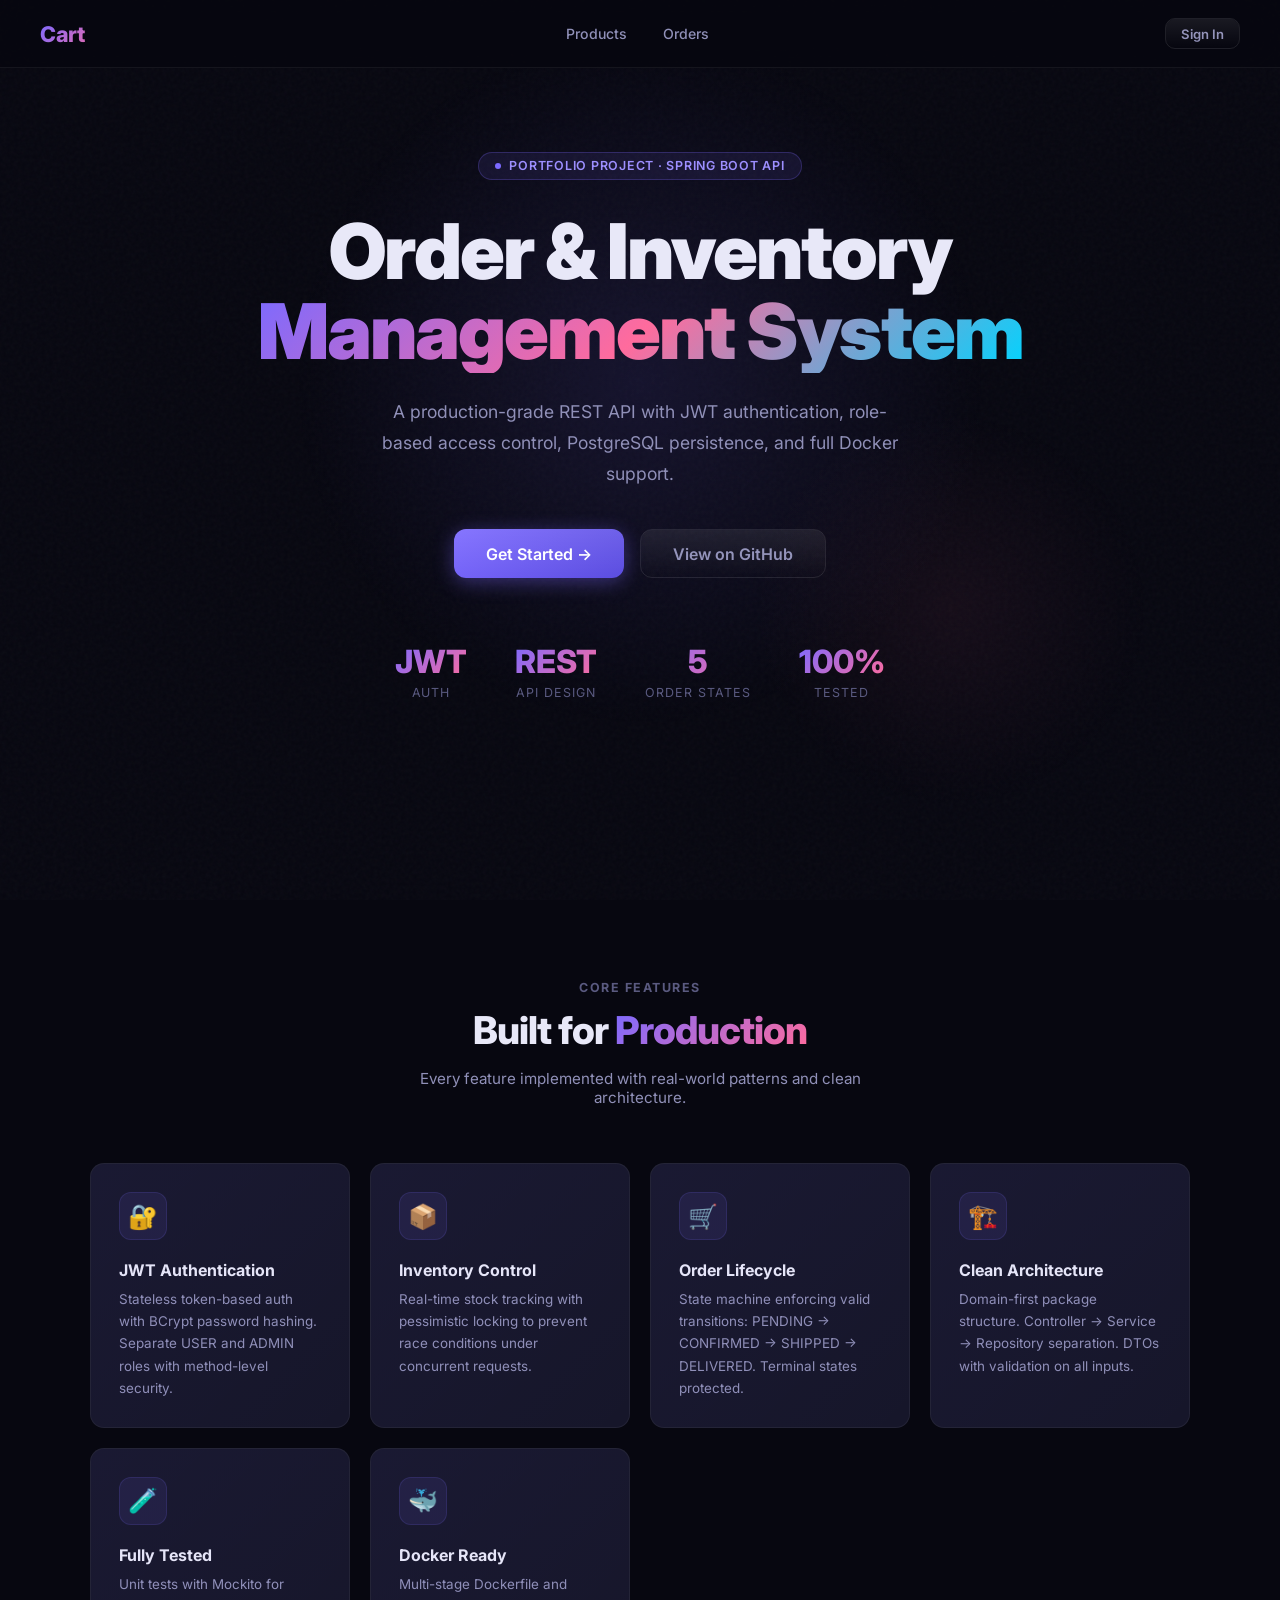
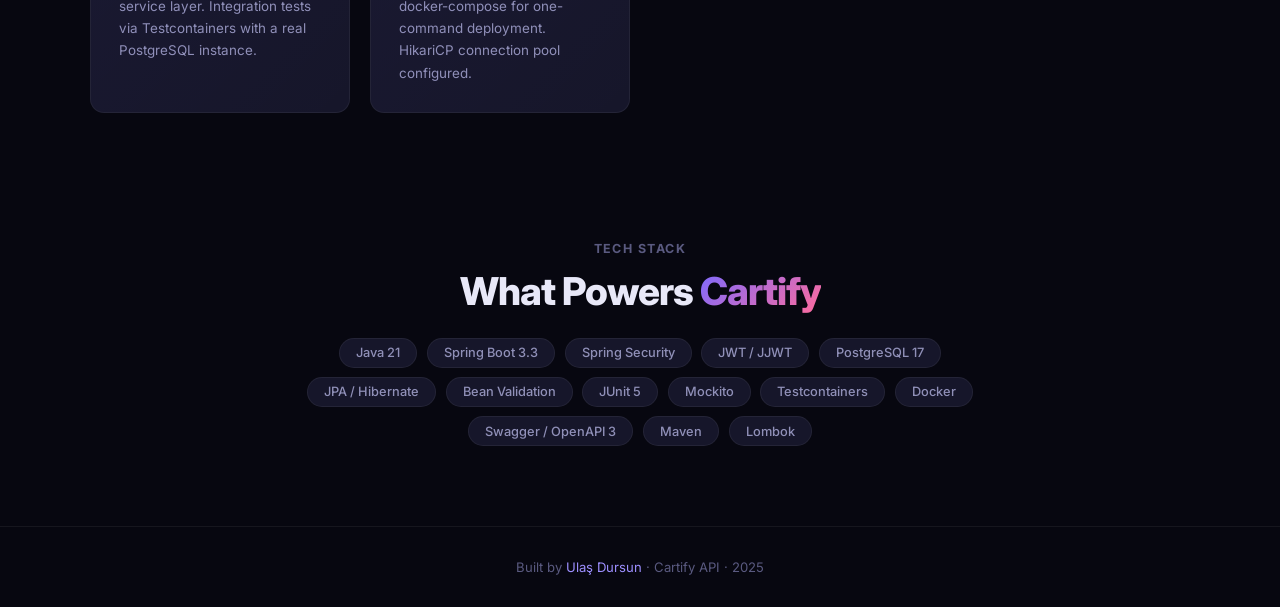
<file: src/main/resources/static/index.html>
<!DOCTYPE html>
<html lang="en">
<head>
    <meta charset="UTF-8"/>
    <meta name="viewport" content="width=device-width,initial-scale=1"/>
    <title>Cartify — Order Management</title>
    <link href="https://fonts.googleapis.com/css2?family=Inter:wght@300;400;500;600;700;800;900&display=swap" rel="stylesheet"/>
    <style>
        *{margin:0;padding:0;box-sizing:border-box}
        :root{
            --bg:#070710;
            --bg2:#0d0d1a;
            --bg3:#121220;
            --card:#16162a;
            --card2:#1c1c32;
            --border:rgba(255,255,255,0.06);
            --border2:rgba(255,255,255,0.1);
            --accent:#7c6aff;
            --accent2:#9d8fff;
            --accent3:#5b4de0;
            --glow:rgba(124,106,255,0.4);
            --pink:#ff6b9d;
            --cyan:#00d4ff;
            --text:#e8e8f8;
            --text2:#9090b8;
            --text3:#5a5a80;
            --r:14px;--r2:10px;
        }
        html{scroll-behavior:smooth}
        body{font-family:'Inter',sans-serif;background:var(--bg);color:var(--text);min-height:100vh;overflow-x:hidden}

        /* NOISE TEXTURE */
        body::before{content:'';position:fixed;inset:0;background-image:url("data:image/svg+xml,%3Csvg viewBox='0 0 256 256' xmlns='http://www.w3.org/2000/svg'%3E%3Cfilter id='n'%3E%3CfeTurbulence type='fractalNoise' baseFrequency='0.9' numOctaves='4' stitchTiles='stitch'/%3E%3C/filter%3E%3Crect width='100%25' height='100%25' filter='url(%23n)' opacity='0.03'/%3E%3C/svg%3E");pointer-events:none;z-index:0}

        /* NAV */
        nav{position:fixed;top:0;left:0;right:0;z-index:100;height:68px;display:flex;align-items:center;justify-content:space-between;padding:0 2.5rem;background:rgba(7,7,16,0.8);backdrop-filter:blur(20px);border-bottom:1px solid var(--border)}
        .brand{font-size:1.35rem;font-weight:800;text-decoration:none;background:linear-gradient(135deg,#7c6aff,#ff6b9d);-webkit-background-clip:text;-webkit-text-fill-color:transparent;letter-spacing:-0.5px}
        .brand span{opacity:0.6}
        .nav-mid{display:flex;gap:0.25rem}
        .nav-mid a{color:var(--text2);text-decoration:none;padding:0.45rem 1rem;border-radius:8px;font-size:0.88rem;font-weight:500;transition:all 0.2s}
        .nav-mid a:hover{color:var(--text);background:rgba(255,255,255,0.05)}
        .nav-right{display:flex;align-items:center;gap:0.75rem}
        #nav-user{font-size:0.8rem;color:var(--text2);background:var(--card);border:1px solid var(--border);padding:0.3rem 0.85rem;border-radius:20px;display:none}

        /* BUTTONS */
        .btn{display:inline-flex;align-items:center;justify-content:center;gap:0.4rem;padding:0.6rem 1.3rem;border-radius:var(--r2);font-family:'Inter',sans-serif;font-size:0.875rem;font-weight:600;cursor:pointer;border:none;transition:all 0.2s;text-decoration:none;position:relative;overflow:hidden}
        .btn::after{content:'';position:absolute;inset:0;background:linear-gradient(rgba(255,255,255,0.08),transparent);pointer-events:none}
        .btn-primary{background:linear-gradient(135deg,var(--accent),var(--accent3));color:#fff;box-shadow:0 4px 20px var(--glow)}
        .btn-primary:hover{transform:translateY(-2px);box-shadow:0 8px 30px var(--glow)}
        .btn-ghost{background:transparent;color:var(--text2);border:1px solid var(--border2)}
        .btn-ghost:hover{color:var(--text);border-color:var(--accent);background:rgba(124,106,255,0.08)}
        .btn-sm{padding:0.4rem 0.95rem;font-size:0.82rem}
        .btn-full{width:100%}
        .btn-danger{background:rgba(239,68,68,0.15);color:#f87171;border:1px solid rgba(239,68,68,0.2)}
        .btn-danger:hover{background:rgba(239,68,68,0.25)}

        /* HERO */
        .hero{min-height:100vh;display:flex;align-items:center;justify-content:center;padding:6rem 2rem 4rem;position:relative;overflow:hidden}
        .hero-glow{position:absolute;width:700px;height:700px;border-radius:50%;background:radial-gradient(circle,rgba(124,106,255,0.12) 0%,transparent 70%);top:50%;left:50%;transform:translate(-50%,-60%);pointer-events:none}
        .hero-glow2{position:absolute;width:400px;height:400px;border-radius:50%;background:radial-gradient(circle,rgba(255,107,157,0.06) 0%,transparent 70%);bottom:10%;right:10%;pointer-events:none}
        .hero-inner{position:relative;z-index:1;text-align:center;max-width:780px}
        .badge{display:inline-flex;align-items:center;gap:0.5rem;background:rgba(124,106,255,0.1);border:1px solid rgba(124,106,255,0.25);color:var(--accent2);padding:0.35rem 1rem;border-radius:20px;font-size:0.78rem;font-weight:600;letter-spacing:0.06em;text-transform:uppercase;margin-bottom:2rem}
        .badge-dot{width:6px;height:6px;border-radius:50%;background:var(--accent);animation:pulse 2s infinite}
        @keyframes pulse{0%,100%{opacity:1;transform:scale(1)}50%{opacity:0.5;transform:scale(0.8)}}
        .hero h1{font-size:clamp(2.8rem,6vw,5rem);font-weight:900;line-height:1.05;letter-spacing:-2px;margin-bottom:1.5rem}
        .hero h1 .line1{display:block;color:var(--text)}
        .hero h1 .line2{display:block;background:linear-gradient(135deg,#7c6aff 0%,#ff6b9d 50%,#00d4ff 100%);-webkit-background-clip:text;-webkit-text-fill-color:transparent}
        .hero p{font-size:1.1rem;color:var(--text2);line-height:1.75;max-width:520px;margin:0 auto 2.5rem;font-weight:400}
        .hero-cta{display:flex;gap:1rem;justify-content:center;flex-wrap:wrap;margin-bottom:4rem}
        .btn-hero{padding:0.85rem 2rem;font-size:1rem;border-radius:12px}

        /* STATS */
        .stats{display:flex;gap:3rem;justify-content:center;flex-wrap:wrap;margin-bottom:5rem}
        .stat{text-align:center}
        .stat-num{font-size:2rem;font-weight:800;background:linear-gradient(135deg,var(--accent),var(--pink));-webkit-background-clip:text;-webkit-text-fill-color:transparent}
        .stat-label{font-size:0.78rem;color:var(--text3);text-transform:uppercase;letter-spacing:0.08em;margin-top:0.25rem}

        /* FEATURES */
        .features-section{padding:5rem 2rem;position:relative}
        .section-label{text-align:center;color:var(--text3);font-size:0.78rem;font-weight:700;letter-spacing:0.12em;text-transform:uppercase;margin-bottom:0.75rem}
        .section-title{text-align:center;font-size:clamp(1.8rem,3vw,2.5rem);font-weight:800;letter-spacing:-1px;margin-bottom:1rem}
        .section-title span{background:linear-gradient(135deg,var(--accent),var(--pink));-webkit-background-clip:text;-webkit-text-fill-color:transparent}
        .section-sub{text-align:center;color:var(--text2);font-size:0.95rem;max-width:500px;margin:0 auto 3.5rem}
        .features-grid{display:grid;grid-template-columns:repeat(auto-fit,minmax(260px,1fr));gap:1.25rem;max-width:1100px;margin:0 auto}
        .feat{background:var(--card);border:1px solid var(--border);border-radius:var(--r);padding:1.75rem;position:relative;overflow:hidden;transition:all 0.3s;cursor:default}
        .feat::before{content:'';position:absolute;inset:0;background:linear-gradient(135deg,rgba(124,106,255,0.04),transparent);pointer-events:none}
        .feat:hover{border-color:rgba(124,106,255,0.3);transform:translateY(-4px);box-shadow:0 20px 60px rgba(0,0,0,0.4)}
        .feat-icon{width:48px;height:48px;border-radius:12px;display:flex;align-items:center;justify-content:center;font-size:1.5rem;margin-bottom:1.25rem;background:rgba(124,106,255,0.1);border:1px solid rgba(124,106,255,0.15)}
        .feat h3{font-size:1rem;font-weight:700;margin-bottom:0.5rem}
        .feat p{font-size:0.84rem;color:var(--text2);line-height:1.65}

        /* STACK */
        .stack-section{padding:3rem 2rem 5rem;text-align:center}
        .tags{display:flex;flex-wrap:wrap;gap:0.6rem;justify-content:center;max-width:700px;margin:0 auto}
        .tag{background:var(--card);border:1px solid var(--border);padding:0.4rem 1rem;border-radius:20px;font-size:0.8rem;font-weight:500;color:var(--text2);transition:all 0.2s}
        .tag:hover{border-color:var(--accent);color:var(--accent);background:rgba(124,106,255,0.06)}

        /* FOOTER */
        footer{border-top:1px solid var(--border);padding:2rem;text-align:center;color:var(--text3);font-size:0.82rem}
        footer a{color:var(--accent2);text-decoration:none}

        /* MODAL */
        .overlay{display:none;position:fixed;inset:0;z-index:200;background:rgba(0,0,0,0.75);backdrop-filter:blur(8px);align-items:center;justify-content:center;padding:1.5rem}
        .overlay.open{display:flex}
        .modal{background:var(--card);border:1px solid var(--border2);border-radius:18px;padding:2.25rem;width:100%;max-width:420px;box-shadow:0 40px 80px rgba(0,0,0,0.6);animation:up 0.3s cubic-bezier(0.34,1.56,0.64,1)}
        @keyframes up{from{opacity:0;transform:translateY(30px) scale(0.96)}to{opacity:1;transform:translateY(0) scale(1)}}
        .modal-head{display:flex;justify-content:space-between;align-items:center;margin-bottom:1.75rem}
        .modal-head h2{font-size:1.3rem;font-weight:800;letter-spacing:-0.5px}
        .close-btn{background:var(--bg3);border:1px solid var(--border);color:var(--text2);width:32px;height:32px;border-radius:8px;display:flex;align-items:center;justify-content:center;cursor:pointer;font-size:0.9rem;transition:all 0.2s}
        .close-btn:hover{color:var(--text);border-color:var(--border2)}
        .tabs{display:flex;background:var(--bg2);border-radius:10px;padding:4px;margin-bottom:1.75rem;gap:4px}
        .tab{flex:1;padding:0.5rem;border:none;background:none;color:var(--text2);font-family:'Inter',sans-serif;font-size:0.875rem;font-weight:600;cursor:pointer;border-radius:7px;transition:all 0.2s}
        .tab.on{background:var(--accent);color:#fff;box-shadow:0 2px 12px var(--glow)}
        .field{margin-bottom:1.1rem}
        .field label{display:block;font-size:0.78rem;font-weight:600;color:var(--text2);letter-spacing:0.04em;text-transform:uppercase;margin-bottom:0.5rem}
        .input{width:100%;padding:0.75rem 1rem;background:var(--bg2);border:1.5px solid var(--border);border-radius:var(--r2);color:var(--text);font-family:'Inter',sans-serif;font-size:0.9rem;transition:all 0.2s;outline:none}
        .input:focus{border-color:var(--accent);background:var(--bg3);box-shadow:0 0 0 4px rgba(124,106,255,0.1)}
        .input::placeholder{color:var(--text3)}
        .err{display:none;background:rgba(239,68,68,0.1);border:1px solid rgba(239,68,68,0.2);color:#fca5a5;padding:0.65rem 0.9rem;border-radius:8px;font-size:0.82rem;margin-bottom:1rem}
        .err.on{display:block}
        .suc{display:none;background:rgba(34,197,94,0.1);border:1px solid rgba(34,197,94,0.2);color:#86efac;padding:0.65rem 0.9rem;border-radius:8px;font-size:0.82rem;margin-bottom:1rem}
        .suc.on{display:block}

        /* TOAST */
        #toasts{position:fixed;bottom:1.5rem;right:1.5rem;z-index:9999;display:flex;flex-direction:column;gap:0.5rem}
        .t{padding:0.8rem 1.2rem;border-radius:10px;font-size:0.85rem;font-weight:500;animation:tin 0.3s ease;min-width:240px;box-shadow:0 8px 30px rgba(0,0,0,0.5)}
        .t-ok{background:#14532d;border:1px solid rgba(34,197,94,0.25);color:#86efac}
        .t-err{background:#7f1d1d;border:1px solid rgba(239,68,68,0.25);color:#fca5a5}
        @keyframes tin{from{opacity:0;transform:translateX(20px)}to{opacity:1;transform:translateX(0)}}

        /* SCROLLBAR */
        ::-webkit-scrollbar{width:5px}::-webkit-scrollbar-track{background:var(--bg)}::-webkit-scrollbar-thumb{background:var(--card2);border-radius:3px}

        @media(max-width:640px){.nav-mid{display:none}.stats{gap:2rem}.hero h1{letter-spacing:-1px}}
    </style>
</head>
<body>

<nav>
    <a class="brand" href="/">Cart<span>ify</span></a>
    <div class="nav-mid">
        <a href="/products.html">Products</a>
        <a href="/orders.html">Orders</a>
    </div>
    <div class="nav-right">
        <span id="nav-user"></span>
        <a id="nav-admin" href="/products.html" class="btn btn-ghost btn-sm" style="display:none">⚙ Admin</a>
        <button id="nav-login" class="btn btn-ghost btn-sm" onclick="openModal()">Sign In</button>
        <button id="nav-logout" class="btn btn-ghost btn-sm" style="display:none" onclick="logout()">Sign Out</button>
    </div>
</nav>

<section class="hero">
    <div class="hero-glow"></div>
    <div class="hero-glow2"></div>
    <div class="hero-inner">
        <div class="badge"><span class="badge-dot"></span>Portfolio Project · Spring Boot API</div>
        <h1>
            <span class="line1">Order & Inventory</span>
            <span class="line2">Management System</span>
        </h1>
        <p>A production-grade REST API with JWT authentication, role-based access control, PostgreSQL persistence, and full Docker support.</p>
        <div class="hero-cta">
            <button class="btn btn-primary btn-hero" onclick="handleCTA()">Get Started →</button>
            <a class="btn btn-ghost btn-hero" href="https://github.com/ulasdursun/cartify" target="_blank">View on GitHub</a>
        </div>
        <div class="stats">
            <div class="stat"><div class="stat-num">JWT</div><div class="stat-label">Auth</div></div>
            <div class="stat"><div class="stat-num">REST</div><div class="stat-label">API Design</div></div>
            <div class="stat"><div class="stat-num">5</div><div class="stat-label">Order States</div></div>
            <div class="stat"><div class="stat-num">100%</div><div class="stat-label">Tested</div></div>
        </div>
    </div>
</section>

<section class="features-section">
    <div class="section-label">Core Features</div>
    <h2 class="section-title">Built for <span>Production</span></h2>
    <p class="section-sub">Every feature implemented with real-world patterns and clean architecture.</p>
    <div class="features-grid">
        <div class="feat">
            <div class="feat-icon">🔐</div>
            <h3>JWT Authentication</h3>
            <p>Stateless token-based auth with BCrypt password hashing. Separate USER and ADMIN roles with method-level security.</p>
        </div>
        <div class="feat">
            <div class="feat-icon">📦</div>
            <h3>Inventory Control</h3>
            <p>Real-time stock tracking with pessimistic locking to prevent race conditions under concurrent requests.</p>
        </div>
        <div class="feat">
            <div class="feat-icon">🛒</div>
            <h3>Order Lifecycle</h3>
            <p>State machine enforcing valid transitions: PENDING → CONFIRMED → SHIPPED → DELIVERED. Terminal states protected.</p>
        </div>
        <div class="feat">
            <div class="feat-icon">🏗️</div>
            <h3>Clean Architecture</h3>
            <p>Domain-first package structure. Controller → Service → Repository separation. DTOs with validation on all inputs.</p>
        </div>
        <div class="feat">
            <div class="feat-icon">🧪</div>
            <h3>Fully Tested</h3>
            <p>Unit tests with Mockito for service layer. Integration tests via Testcontainers with a real PostgreSQL instance.</p>
        </div>
        <div class="feat">
            <div class="feat-icon">🐳</div>
            <h3>Docker Ready</h3>
            <p>Multi-stage Dockerfile and docker-compose for one-command deployment. HikariCP connection pool configured.</p>
        </div>
    </div>
</section>

<section class="stack-section">
    <div class="section-label">Tech Stack</div>
    <h2 class="section-title" style="margin-bottom:1.5rem">What Powers <span>Cartify</span></h2>
    <div class="tags">
        <span class="tag">Java 21</span>
        <span class="tag">Spring Boot 3.3</span>
        <span class="tag">Spring Security</span>
        <span class="tag">JWT / JJWT</span>
        <span class="tag">PostgreSQL 17</span>
        <span class="tag">JPA / Hibernate</span>
        <span class="tag">Bean Validation</span>
        <span class="tag">JUnit 5</span>
        <span class="tag">Mockito</span>
        <span class="tag">Testcontainers</span>
        <span class="tag">Docker</span>
        <span class="tag">Swagger / OpenAPI 3</span>
        <span class="tag">Maven</span>
        <span class="tag">Lombok</span>
    </div>
</section>

<footer>
    Built by <a href="https://github.com/ulasdursun">Ulaş Dursun</a> · Cartify API · 2025
</footer>

<!-- AUTH MODAL -->
<div class="overlay" id="auth-modal">
    <div class="modal">
        <div class="modal-head">
            <h2 id="modal-title">Welcome back</h2>
            <button class="close-btn" onclick="closeModal()">✕</button>
        </div>
        <div class="tabs">
            <button class="tab on" id="t-login" onclick="switchTab('login')">Sign In</button>
            <button class="tab" id="t-reg" onclick="switchTab('reg')">Sign Up</button>
        </div>
        <div class="err" id="auth-err"></div>
        <div class="suc" id="auth-suc"></div>

        <div id="f-login">
            <div class="field"><label>Email</label><input class="input" id="l-email" type="email" placeholder="you@example.com"/></div>
            <div class="field"><label>Password</label><input class="input" id="l-pass" type="password" placeholder="••••••••"/></div>
            <button class="btn btn-primary btn-full" onclick="doLogin()">Sign In</button>
        </div>

        <div id="f-reg" style="display:none">
            <div class="field"><label>Email</label><input class="input" id="r-email" type="email" placeholder="you@example.com"/></div>
            <div class="field"><label>Password <span style="color:var(--text3);font-weight:400;font-size:0.75rem;text-transform:none">(min 8 chars)</span></label><input class="input" id="r-pass" type="password" placeholder="••••••••"/></div>
            <button class="btn btn-primary btn-full" onclick="doRegister()">Create Account</button>
        </div>
    </div>
</div>

<div id="toasts"></div>

<script>
    const API='';
    function getToken(){return localStorage.getItem('c_token')}
    function getRole(){return localStorage.getItem('c_role')}
    function getEmail(){return localStorage.getItem('c_email')}
    function isLoggedIn(){return!!getToken()}
    function isAdmin(){return getRole()==='ADMIN'}
    function saveAuth(d){localStorage.setItem('c_token',d.token);localStorage.setItem('c_role',d.role);localStorage.setItem('c_email',d.email)}
    function clearAuth(){['c_token','c_role','c_email'].forEach(k=>localStorage.removeItem(k))}
    function authHeaders(){return{'Content-Type':'application/json','Authorization':'Bearer '+getToken()}}
    async function apiFetch(p,o={}){const r=await fetch(API+p,o);if(r.status===204)return null;const d=await r.json().catch(()=>null);if(!r.ok)throw new Error(d?.message||'Request failed');return d}
    function toast(msg,type='ok'){const c=document.getElementById('toasts');const t=document.createElement('div');t.className=`t t-${type}`;t.textContent=msg;c.appendChild(t);setTimeout(()=>t.remove(),3500)}
    function logout(){clearAuth();window.location.href='/'}
    function updateNav(){
        const u=document.getElementById('nav-user');
        const l=document.getElementById('nav-login');
        const lo=document.getElementById('nav-logout');
        const a=document.getElementById('nav-admin');
        if(isLoggedIn()){
            u.textContent=getEmail()+(isAdmin()?' · ADMIN':'');u.style.display='block';
            l.style.display='none';lo.style.display='inline-flex';
            if(a)a.style.display=isAdmin()?'inline-flex':'none';
        }else{
            u.style.display='none';l.style.display='inline-flex';lo.style.display='none';
            if(a)a.style.display='none';
        }
    }
    updateNav();
    function handleCTA(){if(isLoggedIn())window.location.href='/products.html';else openModal()}
    function openModal(){document.getElementById('auth-modal').classList.add('open')}
    function closeModal(){document.getElementById('auth-modal').classList.remove('open')}
    function switchTab(t){
        document.getElementById('f-login').style.display=t==='login'?'block':'none';
        document.getElementById('f-reg').style.display=t==='reg'?'block':'none';
        document.getElementById('t-login').className='tab'+(t==='login'?' on':'');
        document.getElementById('t-reg').className='tab'+(t==='reg'?' on':'');
        document.getElementById('modal-title').textContent=t==='login'?'Welcome back':'Create account';
        hideMsg();
    }
    function showErr(m){const e=document.getElementById('auth-err');e.textContent=m;e.className='err on'}
    function showSuc(m){const e=document.getElementById('auth-suc');e.textContent=m;e.className='suc on'}
    function hideMsg(){document.getElementById('auth-err').className='err';document.getElementById('auth-suc').className='suc'}
    async function doLogin(){
        const email=document.getElementById('l-email').value.trim();
        const password=document.getElementById('l-pass').value;
        try{const d=await apiFetch('/api/auth/login',{method:'POST',headers:{'Content-Type':'application/json'},body:JSON.stringify({email,password})});saveAuth(d);closeModal();toast('Welcome back, '+d.email);updateNav();setTimeout(()=>window.location.href='/products.html',700)}
        catch(e){showErr(e.message)}
    }
    async function doRegister(){
        const email=document.getElementById('r-email').value.trim();
        const password=document.getElementById('r-pass').value;
        try{const d=await apiFetch('/api/auth/register',{method:'POST',headers:{'Content-Type':'application/json'},body:JSON.stringify({email,password})});saveAuth(d);closeModal();toast('Account created!');updateNav();setTimeout(()=>window.location.href='/products.html',700)}
        catch(e){showErr(e.message)}
    }
    document.getElementById('auth-modal').addEventListener('click',function(e){if(e.target===this)closeModal()});
</script>
</body>
</html>
</file>
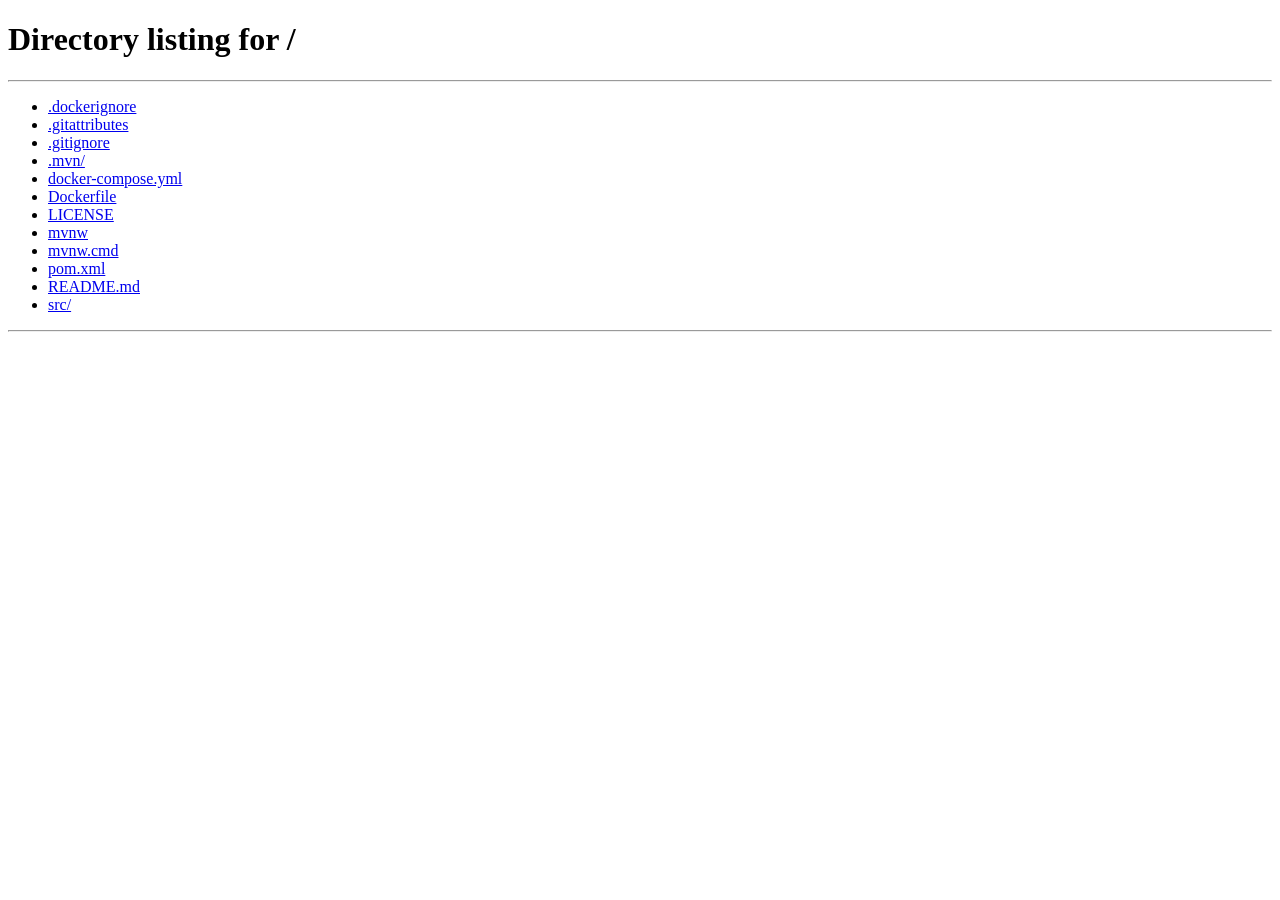
<file: src/main/resources/static/orders.html>
<!DOCTYPE html>
<html lang="en">
<head>
    <meta charset="UTF-8"/>
    <meta name="viewport" content="width=device-width,initial-scale=1"/>
    <title>Cartify · Orders</title>
    <link href="https://fonts.googleapis.com/css2?family=Inter:wght@300;400;500;600;700;800;900&display=swap" rel="stylesheet"/>
    <style>
        *{margin:0;padding:0;box-sizing:border-box}
        :root{--bg:#070710;--bg2:#0d0d1a;--bg3:#12122040;--card:#16162a;--card2:#1c1c32;--border:rgba(255,255,255,0.06);--border2:rgba(255,255,255,0.1);--accent:#7c6aff;--accent2:#9d8fff;--accent3:#5b4de0;--glow:rgba(124,106,255,0.35);--pink:#ff6b9d;--cyan:#00d4ff;--text:#e8e8f8;--text2:#9090b8;--text3:#5a5a80;--r:14px;--r2:10px}
        body{font-family:'Inter',sans-serif;background:var(--bg);color:var(--text);min-height:100vh}
        nav{position:sticky;top:0;z-index:100;height:68px;display:flex;align-items:center;justify-content:space-between;padding:0 2.5rem;background:rgba(7,7,16,0.9);backdrop-filter:blur(20px);border-bottom:1px solid var(--border)}
        .brand{font-size:1.35rem;font-weight:800;text-decoration:none;background:linear-gradient(135deg,#7c6aff,#ff6b9d);-webkit-background-clip:text;-webkit-text-fill-color:transparent;letter-spacing:-0.5px}
        .brand span{opacity:0.6}
        .nav-mid{display:flex;gap:0.25rem}
        .nav-mid a{color:var(--text2);text-decoration:none;padding:0.45rem 1rem;border-radius:8px;font-size:0.88rem;font-weight:500;transition:all 0.2s}
        .nav-mid a:hover{color:var(--text);background:rgba(255,255,255,0.05)}
        .nav-mid a.on{color:var(--accent2)}
        .nav-right{display:flex;align-items:center;gap:0.75rem}
        #nav-user{font-size:0.8rem;color:var(--text2);background:var(--card);border:1px solid var(--border);padding:0.3rem 0.85rem;border-radius:20px;display:none}
        .btn{display:inline-flex;align-items:center;justify-content:center;gap:0.4rem;padding:0.6rem 1.3rem;border-radius:var(--r2);font-family:'Inter',sans-serif;font-size:0.875rem;font-weight:600;cursor:pointer;border:none;transition:all 0.2s;text-decoration:none}
        .btn-primary{background:linear-gradient(135deg,var(--accent),var(--accent3));color:#fff;box-shadow:0 4px 20px var(--glow)}
        .btn-primary:hover{transform:translateY(-2px);box-shadow:0 8px 30px var(--glow)}
        .btn-ghost{background:transparent;color:var(--text2);border:1px solid var(--border2)}
        .btn-ghost:hover{color:var(--text);border-color:var(--accent);background:rgba(124,106,255,0.08)}
        .btn-sm{padding:0.38rem 0.9rem;font-size:0.8rem}
        .btn-full{width:100%}

        .wrap{max-width:900px;margin:0 auto;padding:2.5rem 1.5rem}
        .page-head{display:flex;align-items:center;justify-content:space-between;margin-bottom:1.75rem;flex-wrap:wrap;gap:1rem}
        .page-head h1{font-size:1.8rem;font-weight:800;letter-spacing:-0.75px}
        .page-head h1 span{color:var(--text3);font-size:1rem;font-weight:400;letter-spacing:0;margin-left:0.5rem}

        /* ORDER CARD */
        .ocard{background:var(--card);border:1px solid var(--border);border-radius:var(--r);padding:1.5rem;margin-bottom:1rem;transition:all 0.25s;position:relative;overflow:hidden}
        .ocard::before{content:'';position:absolute;left:0;top:0;bottom:0;width:3px}
        .ocard.PENDING::before{background:var(--yellow,#f59e0b)}
        .ocard.CONFIRMED::before{background:var(--accent)}
        .ocard.SHIPPED::before{background:var(--cyan)}
        .ocard.DELIVERED::before{background:#22c55e}
        .ocard.CANCELLED::before{background:#ef4444}
        .ocard:hover{border-color:rgba(124,106,255,0.25);box-shadow:0 12px 40px rgba(0,0,0,0.4)}
        .ocard-head{display:flex;align-items:center;justify-content:space-between;margin-bottom:1rem;flex-wrap:wrap;gap:0.75rem}
        .oid{font-family:monospace;font-size:0.8rem;color:var(--text3);background:var(--bg2);padding:0.25rem 0.65rem;border-radius:6px;border:1px solid var(--border)}
        .odate{font-size:0.78rem;color:var(--text3);margin-top:0.2rem}
        .ototal{font-size:1.1rem;font-weight:800;background:linear-gradient(135deg,var(--accent2),var(--cyan));-webkit-background-clip:text;-webkit-text-fill-color:transparent}
        .badge{display:inline-flex;align-items:center;padding:0.25rem 0.7rem;border-radius:20px;font-size:0.72rem;font-weight:700;letter-spacing:0.04em}
        .b-pending{background:rgba(245,158,11,0.12);border:1px solid rgba(245,158,11,0.2);color:#fbbf24}
        .b-confirmed{background:rgba(124,106,255,0.12);border:1px solid rgba(124,106,255,0.2);color:var(--accent2)}
        .b-shipped{background:rgba(0,212,255,0.1);border:1px solid rgba(0,212,255,0.2);color:var(--cyan)}
        .b-delivered{background:rgba(34,197,94,0.12);border:1px solid rgba(34,197,94,0.2);color:#4ade80}
        .b-cancelled{background:rgba(239,68,68,0.12);border:1px solid rgba(239,68,68,0.2);color:#f87171}
        .oitems{display:flex;flex-direction:column;gap:0.4rem}
        .oitem{display:flex;justify-content:space-between;align-items:center;padding:0.5rem 0.75rem;background:var(--bg2);border-radius:8px;border:1px solid var(--border)}
        .oitem-name{font-size:0.85rem;font-weight:500}
        .oitem-qty{font-size:0.78rem;color:var(--text3)}
        .oitem-sub{font-size:0.85rem;font-weight:600;color:var(--accent2)}

        /* MODAL */
        .overlay{display:none;position:fixed;inset:0;z-index:200;background:rgba(0,0,0,0.78);backdrop-filter:blur(10px);align-items:center;justify-content:center;padding:1.5rem}
        .overlay.open{display:flex}
        .modal{background:var(--card);border:1px solid var(--border2);border-radius:18px;padding:2rem;width:100%;max-width:500px;box-shadow:0 40px 80px rgba(0,0,0,0.6);animation:up 0.3s cubic-bezier(0.34,1.56,0.64,1);max-height:90vh;display:flex;flex-direction:column}
        @keyframes up{from{opacity:0;transform:translateY(30px) scale(0.96)}to{opacity:1;transform:translateY(0) scale(1)}}
        .modal-head{display:flex;justify-content:space-between;align-items:center;margin-bottom:0.5rem;flex-shrink:0}
        .modal-head h2{font-size:1.2rem;font-weight:800;letter-spacing:-0.3px}
        .close-btn{background:var(--bg2);border:1px solid var(--border);color:var(--text2);width:32px;height:32px;border-radius:8px;display:flex;align-items:center;justify-content:center;cursor:pointer;font-size:0.9rem;transition:all 0.2s}
        .close-btn:hover{color:var(--text);border-color:var(--border2)}
        .modal-sub{font-size:0.82rem;color:var(--text3);margin-bottom:1.25rem;flex-shrink:0}
        .product-list{overflow-y:auto;flex:1;display:flex;flex-direction:column;gap:0.5rem;margin-bottom:1.25rem;padding-right:4px}
        .prow{display:flex;align-items:center;justify-content:space-between;padding:0.75rem 0.9rem;background:var(--bg2);border-radius:10px;border:1px solid var(--border);transition:border-color 0.2s}
        .prow:hover{border-color:rgba(124,106,255,0.2)}
        .prow-info{flex:1}
        .prow-name{font-size:0.88rem;font-weight:600}
        .prow-meta{font-size:0.76rem;color:var(--text3);margin-top:2px}
        .qty-wrap{display:flex;align-items:center;gap:0.6rem}
        .qbtn{width:28px;height:28px;border-radius:50%;border:1.5px solid var(--border2);background:var(--card);color:var(--text);cursor:pointer;display:flex;align-items:center;justify-content:center;font-size:1rem;transition:all 0.15s;font-family:'Inter',sans-serif}
        .qbtn:hover{border-color:var(--accent);color:var(--accent);background:rgba(124,106,255,0.08)}
        .qval{font-size:0.9rem;font-weight:700;min-width:22px;text-align:center}
        .modal-foot{display:flex;align-items:center;justify-content:space-between;padding-top:1rem;border-top:1px solid var(--border);flex-shrink:0}
        .order-total-label{font-size:0.82rem;color:var(--text3)}
        .order-total-val{font-size:1.15rem;font-weight:800;background:linear-gradient(135deg,var(--accent2),var(--cyan));-webkit-background-clip:text;-webkit-text-fill-color:transparent}

        .empty{text-align:center;padding:5rem 2rem;color:var(--text3)}
        .empty-ico{font-size:3.5rem;margin-bottom:1rem;opacity:0.5}
        .spin-wrap{display:flex;align-items:center;justify-content:center;padding:5rem}
        .spin{width:40px;height:40px;border:3px solid var(--border2);border-top-color:var(--accent);border-radius:50%;animation:sp 0.7s linear infinite}
        @keyframes sp{to{transform:rotate(360deg)}}

        #toasts{position:fixed;bottom:1.5rem;right:1.5rem;z-index:9999;display:flex;flex-direction:column;gap:0.5rem}
        .t{padding:0.8rem 1.2rem;border-radius:10px;font-size:0.85rem;font-weight:500;animation:tin 0.3s ease;min-width:240px;box-shadow:0 8px 30px rgba(0,0,0,0.5)}
        .t-ok{background:#14532d;border:1px solid rgba(34,197,94,0.25);color:#86efac}
        .t-err{background:#7f1d1d;border:1px solid rgba(239,68,68,0.25);color:#fca5a5}
        @keyframes tin{from{opacity:0;transform:translateX(20px)}to{opacity:1;transform:translateX(0)}}
        ::-webkit-scrollbar{width:5px}::-webkit-scrollbar-track{background:var(--bg)}::-webkit-scrollbar-thumb{background:var(--card2);border-radius:3px}
        @media(max-width:640px){.nav-mid{display:none}}
    </style>
</head>
<body>
<nav>
    <a class="brand" href="/">Cart<span>ify</span></a>
    <div class="nav-mid">
        <a href="/products.html">Products</a>
        <a href="/orders.html" class="on">Orders</a>
    </div>
    <div class="nav-right">
        <span id="nav-user"></span>
        <button id="nav-logout" class="btn btn-ghost btn-sm" style="display:none" onclick="logout()">Sign Out</button>
    </div>
</nav>

<div class="wrap">
    <div class="page-head">
        <h1>My Orders <span id="o-count"></span></h1>
        <button class="btn btn-primary" onclick="openNewOrder()">+ New Order</button>
    </div>
    <div id="orders-container"><div class="spin-wrap"><div class="spin"></div></div></div>
</div>

<!-- NEW ORDER MODAL -->
<div class="overlay" id="order-modal">
    <div class="modal">
        <div class="modal-head">
            <h2>Place New Order</h2>
            <button class="close-btn" onclick="closeModal()">✕</button>
        </div>
        <div class="modal-sub">Select products and set quantities</div>
        <div class="product-list" id="product-list"></div>
        <div class="modal-foot">
            <div>
                <div class="order-total-label">Estimated Total</div>
                <div class="order-total-val" id="order-total">$0.00</div>
            </div>
            <button class="btn btn-primary" onclick="submitOrder()">Place Order →</button>
        </div>
    </div>
</div>

<div id="toasts"></div>
<script>
    const API='';
    let allProds=[],qtys={};
    function getToken(){return localStorage.getItem('c_token')}
    function getRole(){return localStorage.getItem('c_role')}
    function getEmail(){return localStorage.getItem('c_email')}
    function isLoggedIn(){return!!getToken()}
    function isAdmin(){return getRole()==='ADMIN'}
    function authHeaders(){return{'Content-Type':'application/json','Authorization':'Bearer '+getToken()}}
    async function apiFetch(p,o={}){const r=await fetch(API+p,o);if(r.status===204)return null;const d=await r.json().catch(()=>null);if(!r.ok)throw new Error(d?.message||'Request failed');return d}
    function toast(msg,type='ok'){const c=document.getElementById('toasts');const t=document.createElement('div');t.className=`t t-${type}`;t.textContent=msg;c.appendChild(t);setTimeout(()=>t.remove(),3500)}
    function logout(){['c_token','c_role','c_email'].forEach(k=>localStorage.removeItem(k));window.location.href='/'}
    function updateNav(){
        const u=document.getElementById('nav-user');const lo=document.getElementById('nav-logout');
        if(isLoggedIn()){u.textContent=getEmail()+(isAdmin()?' · ADMIN':'');u.style.display='block';lo.style.display='inline-flex'}
        else window.location.href='/'
    }
    updateNav();

    function statusBadge(s){const m={PENDING:'b-pending',CONFIRMED:'b-confirmed',SHIPPED:'b-shipped',DELIVERED:'b-delivered',CANCELLED:'b-cancelled'};return`<span class="badge ${m[s]||''}">${s}</span>`}

    async function loadOrders(){
        const c=document.getElementById('orders-container');
        try{
            const endpoint = isAdmin() ? '/api/orders/all' : '/api/orders';
            const os=await apiFetch(endpoint,{headers:authHeaders()});
            document.getElementById('o-count').textContent=os.length+' total';
            if(!os.length){
                c.innerHTML='<div class="empty"><div class="empty-ico">🛒</div><p>No orders yet.</p></div>';
                return;
            }
            c.innerHTML=os.map(orderCard).join('');
        }catch(e){
            c.innerHTML='<div class="empty"><p>'+e.message+'</p></div>';
        }
    }

    function orderCard(o){
        const date=new Date(o.createdAt).toLocaleDateString('en-US',{year:'numeric',month:'short',day:'numeric'});
        const items=o.items.map(i=>`

    <div class="oitem">
      <div><div class="oitem-name">${i.productName}</div><div class="oitem-qty">× ${i.quantity} @ $${parseFloat(i.unitPrice).toFixed(2)}</div></div>
      <div class="oitem-sub">$${parseFloat(i.subtotal).toFixed(2)}</div>
    </div>`).join('');
        const userInfo = isAdmin()
            ? `<div style="font-size:0.75rem;color:var(--accent2);margin-top:3px">👤 ${o.userEmail}</div>`
            : '';

        const transitions = {
            PENDING:   ['CONFIRMED','CANCELLED'],
            CONFIRMED: ['SHIPPED','CANCELLED'],
            SHIPPED:   ['DELIVERED'],
            DELIVERED: [],
            CANCELLED: []
        };

        const adminActions = isAdmin() && transitions[o.status]?.length > 0
            ? `<div style="display:flex;gap:0.5rem;margin-top:0.9rem;flex-wrap:wrap">
        ${transitions[o.status].map(s => `
          <button class="btn btn-sm"
            style="background:rgba(124,106,255,0.12);color:#a78bfa;border:1px solid rgba(124,106,255,0.2);font-size:0.78rem"
            onclick="updateStatus('${o.id}','${s}')">
            → ${s}
          </button>`).join('')}
       </div>`
            : '';

        return`<div class="ocard ${o.status}" id="oc-${o.id}">
    <div class="ocard-head">
      <div><div class="oid">#${o.id.slice(0,8).toUpperCase()}</div><div class="odate">${date}</div></div>
      <div style="display:flex;align-items:center;gap:0.75rem">${statusBadge(o.status)}<div class="ototal">$${parseFloat(o.totalPrice).toFixed(2)}</div></div>
    </div>
    <div class="oitems">${items}</div>
    ${adminActions}
  </div>`;
    }

    async function openNewOrder(){
        qtys={};
        try{
            allProds=await apiFetch('/api/products',{headers:authHeaders()});
            const list=document.getElementById('product-list');
            const active=allProds.filter(p=>p.stock>0);
            if(!active.length){list.innerHTML='<p style="color:var(--text3);font-size:0.85rem;text-align:center;padding:2rem">No products in stock.</p>';}
            else{list.innerHTML=active.map(p=>`
      <div class="prow">
        <div class="prow-info">
          <div class="prow-name">${p.name}</div>
          <div class="prow-meta">$${parseFloat(p.price).toFixed(2)} &nbsp;·&nbsp; ${p.stock} in stock</div>
        </div>
        <div class="qty-wrap">
          <button class="qbtn" onclick="chQty('${p.id}',-1,${p.stock},${p.price})">−</button>
          <div class="qval" id="q-${p.id}">0</div>
          <button class="qbtn" onclick="chQty('${p.id}',1,${p.stock},${p.price})">+</button>
        </div>
      </div>`).join('')}
            calcTotal();
            document.getElementById('order-modal').classList.add('open');
        }catch(e){toast(e.message,'err')}
    }

    function closeModal(){document.getElementById('order-modal').classList.remove('open')}

    function chQty(id,d,max,price){
        const cur=qtys[id]||0;
        const next=Math.max(0,Math.min(max,cur+d));
        qtys[id]=next;
        document.getElementById('q-'+id).textContent=next;
        calcTotal();
    }

    function calcTotal(){
        let t=0;
        allProds.forEach(p=>{t+=(qtys[p.id]||0)*parseFloat(p.price)});
        document.getElementById('order-total').textContent='$'+t.toFixed(2);
    }

    async function submitOrder(){
        const items=Object.entries(qtys).filter(([_,q])=>q>0).map(([productId,quantity])=>({productId,quantity}));
        if(!items.length){toast('Select at least one product.','err');return}
        try{
            await apiFetch('/api/orders',{method:'POST',headers:authHeaders(),body:JSON.stringify({items})});
            closeModal();toast('Order placed successfully! 🎉');loadOrders();
        }catch(e){toast(e.message,'err')}
    }

    document.getElementById('order-modal').addEventListener('click',function(e){if(e.target===this)closeModal()});
    loadOrders();
    async function updateStatus(orderId, status){
        try{
            await apiFetch(`/api/orders/${orderId}/status`,{
                method:'PATCH',
                headers:authHeaders(),
                body:JSON.stringify({status})
            });
            toast(`Order updated to ${status}`);
            loadOrders();
        }catch(e){toast(e.message,'err')}
    }
</script>
</body>
</html>
</file>
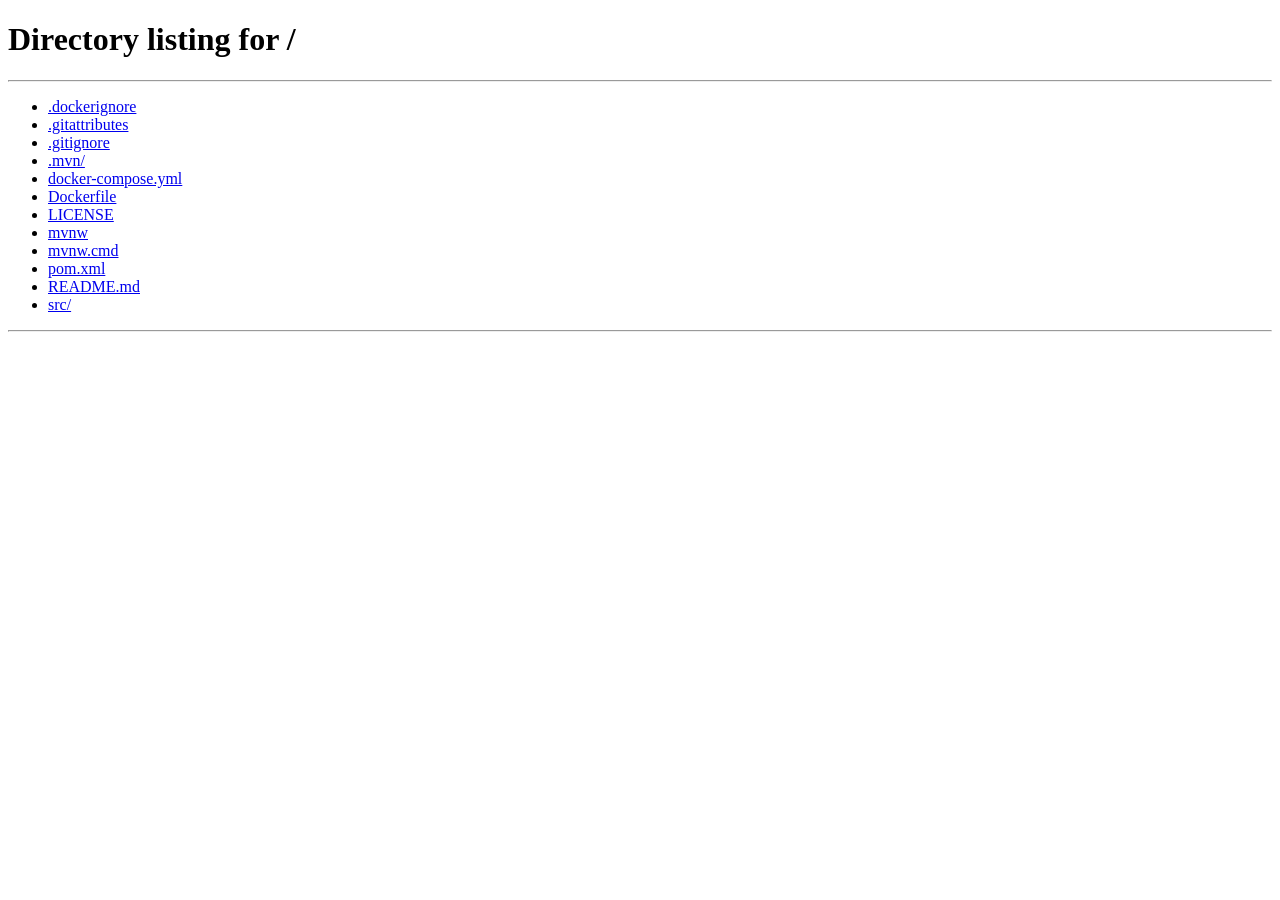
<file: src/main/resources/static/products.html>
<!DOCTYPE html>
<html lang="en">
<head>
    <meta charset="UTF-8"/>
    <meta name="viewport" content="width=device-width,initial-scale=1"/>
    <title>Cartify · Products</title>
    <link href="https://fonts.googleapis.com/css2?family=Inter:wght@300;400;500;600;700;800;900&display=swap" rel="stylesheet"/>
    <style>
        *{margin:0;padding:0;box-sizing:border-box}
        :root{--bg:#070710;--bg2:#0d0d1a;--bg3:#121220;--card:#16162a;--card2:#1c1c32;--border:rgba(255,255,255,0.06);--border2:rgba(255,255,255,0.1);--accent:#7c6aff;--accent2:#9d8fff;--accent3:#5b4de0;--glow:rgba(124,106,255,0.35);--pink:#ff6b9d;--cyan:#00d4ff;--green:#22c55e;--red:#ef4444;--yellow:#f59e0b;--text:#e8e8f8;--text2:#9090b8;--text3:#5a5a80;--r:14px;--r2:10px}
        body{font-family:'Inter',sans-serif;background:var(--bg);color:var(--text);min-height:100vh}
        nav{position:sticky;top:0;z-index:100;height:68px;display:flex;align-items:center;justify-content:space-between;padding:0 2.5rem;background:rgba(7,7,16,0.9);backdrop-filter:blur(20px);border-bottom:1px solid var(--border)}
        .brand{font-size:1.35rem;font-weight:800;text-decoration:none;background:linear-gradient(135deg,#7c6aff,#ff6b9d);-webkit-background-clip:text;-webkit-text-fill-color:transparent;letter-spacing:-0.5px}
        .brand span{opacity:0.6}
        .nav-mid{display:flex;gap:0.25rem}
        .nav-mid a{color:var(--text2);text-decoration:none;padding:0.45rem 1rem;border-radius:8px;font-size:0.88rem;font-weight:500;transition:all 0.2s}
        .nav-mid a:hover,.nav-mid a.on{color:var(--text);background:rgba(255,255,255,0.05)}
        .nav-mid a.on{color:var(--accent2)}
        .nav-right{display:flex;align-items:center;gap:0.75rem}
        #nav-user{font-size:0.8rem;color:var(--text2);background:var(--card);border:1px solid var(--border);padding:0.3rem 0.85rem;border-radius:20px;display:none}
        .btn{display:inline-flex;align-items:center;justify-content:center;gap:0.4rem;padding:0.6rem 1.3rem;border-radius:var(--r2);font-family:'Inter',sans-serif;font-size:0.875rem;font-weight:600;cursor:pointer;border:none;transition:all 0.2s;text-decoration:none;position:relative}
        .btn-primary{background:linear-gradient(135deg,var(--accent),var(--accent3));color:#fff;box-shadow:0 4px 20px var(--glow)}
        .btn-primary:hover{transform:translateY(-2px);box-shadow:0 8px 30px var(--glow)}
        .btn-ghost{background:transparent;color:var(--text2);border:1px solid var(--border2)}
        .btn-ghost:hover{color:var(--text);border-color:var(--accent);background:rgba(124,106,255,0.08)}
        .btn-sm{padding:0.38rem 0.9rem;font-size:0.8rem}
        .btn-full{width:100%}
        .btn-red{background:rgba(239,68,68,0.12);color:#f87171;border:1px solid rgba(239,68,68,0.18)}
        .btn-red:hover{background:rgba(239,68,68,0.22)}
        .btn-yellow{background:rgba(245,158,11,0.12);color:#fbbf24;border:1px solid rgba(245,158,11,0.18)}
        .btn-yellow:hover{background:rgba(245,158,11,0.22)}

        .wrap{max-width:1140px;margin:0 auto;padding:2.5rem 1.5rem}

        /* ADMIN PANEL */
        .admin-panel{background:var(--card);border:1px solid var(--border);border-radius:var(--r);padding:1.75rem;margin-bottom:2.5rem;position:relative;overflow:hidden}
        .admin-panel::before{content:'';position:absolute;top:0;left:0;right:0;height:2px;background:linear-gradient(90deg,var(--accent),var(--pink))}
        .panel-title{font-size:0.78rem;font-weight:700;color:var(--text3);text-transform:uppercase;letter-spacing:0.1em;margin-bottom:1.25rem}
        .form-row{display:grid;grid-template-columns:1fr 1fr;gap:1rem}
        .field{margin-bottom:0}
        .field label{display:block;font-size:0.75rem;font-weight:600;color:var(--text2);text-transform:uppercase;letter-spacing:0.05em;margin-bottom:0.45rem}
        .input{width:100%;padding:0.7rem 0.9rem;background:var(--bg2);border:1.5px solid var(--border);border-radius:var(--r2);color:var(--text);font-family:'Inter',sans-serif;font-size:0.88rem;transition:all 0.2s;outline:none}
        .input:focus{border-color:var(--accent);background:var(--bg3);box-shadow:0 0 0 3px rgba(124,106,255,0.1)}
        .input::placeholder{color:var(--text3)}

        /* PAGE HEADER */
        .page-head{display:flex;align-items:center;justify-content:space-between;margin-bottom:1.75rem;flex-wrap:wrap;gap:1rem}
        .page-head h1{font-size:1.8rem;font-weight:800;letter-spacing:-0.75px}
        .page-head h1 span{color:var(--text3);font-size:1rem;font-weight:400;letter-spacing:0;margin-left:0.5rem}

        /* PRODUCTS GRID */
        .grid{display:grid;grid-template-columns:repeat(auto-fill,minmax(270px,1fr));gap:1.1rem}
        .pcard{background:var(--card);border:1px solid var(--border);border-radius:var(--r);padding:1.4rem;display:flex;flex-direction:column;transition:all 0.25s;position:relative;overflow:hidden}
        .pcard::after{content:'';position:absolute;inset:0;background:linear-gradient(135deg,rgba(124,106,255,0.03),transparent);pointer-events:none}
        .pcard:hover{border-color:rgba(124,106,255,0.28);transform:translateY(-3px);box-shadow:0 16px 50px rgba(0,0,0,0.45)}
        .pcard-top{display:flex;justify-content:space-between;align-items:flex-start;margin-bottom:0.6rem}
        .pcard-name{font-size:1rem;font-weight:700;letter-spacing:-0.3px;line-height:1.3}
        .pcard-desc{font-size:0.82rem;color:var(--text2);line-height:1.6;margin-bottom:1.1rem;flex:1;min-height:40px}
        .pcard-foot{display:flex;align-items:center;justify-content:space-between;padding-top:1rem;border-top:1px solid var(--border);margin-top:auto}
        .price{font-size:1.15rem;font-weight:800;background:linear-gradient(135deg,var(--accent2),var(--cyan));-webkit-background-clip:text;-webkit-text-fill-color:transparent}
        .badge{display:inline-flex;align-items:center;gap:0.3rem;padding:0.22rem 0.65rem;border-radius:20px;font-size:0.72rem;font-weight:700;letter-spacing:0.03em}
        .b-ok{background:rgba(34,197,94,0.1);border:1px solid rgba(34,197,94,0.2);color:#4ade80}
        .b-low{background:rgba(245,158,11,0.1);border:1px solid rgba(245,158,11,0.2);color:#fbbf24}
        .b-out{background:rgba(239,68,68,0.1);border:1px solid rgba(239,68,68,0.2);color:#f87171}
        .admin-actions{display:flex;gap:0.5rem;margin-top:0.85rem}

        /* EMPTY */
        .empty{text-align:center;padding:5rem 2rem;color:var(--text3)}
        .empty-ico{font-size:3.5rem;margin-bottom:1rem;opacity:0.5}
        .empty p{font-size:0.95rem}

        /* SPINNER */
        .spin-wrap{display:flex;align-items:center;justify-content:center;padding:5rem}
        .spin{width:40px;height:40px;border:3px solid var(--border2);border-top-color:var(--accent);border-radius:50%;animation:sp 0.7s linear infinite}
        @keyframes sp{to{transform:rotate(360deg)}}

        /* TOASTS */
        #toasts{position:fixed;bottom:1.5rem;right:1.5rem;z-index:9999;display:flex;flex-direction:column;gap:0.5rem}
        .t{padding:0.8rem 1.2rem;border-radius:10px;font-size:0.85rem;font-weight:500;animation:tin 0.3s ease;min-width:240px;box-shadow:0 8px 30px rgba(0,0,0,0.5)}
        .t-ok{background:#14532d;border:1px solid rgba(34,197,94,0.25);color:#86efac}
        .t-err{background:#7f1d1d;border:1px solid rgba(239,68,68,0.25);color:#fca5a5}
        @keyframes tin{from{opacity:0;transform:translateX(20px)}to{opacity:1;transform:translateX(0)}}

        ::-webkit-scrollbar{width:5px}::-webkit-scrollbar-track{background:var(--bg)}::-webkit-scrollbar-thumb{background:var(--card2);border-radius:3px}
        @media(max-width:640px){.form-row{grid-template-columns:1fr}.nav-mid{display:none}}
    </style>
</head>
<body>
<nav>
    <a class="brand" href="/">Cart<span>ify</span></a>
    <div class="nav-mid">
        <a href="/products.html" class="on">Products</a>
        <a href="/orders.html">Orders</a>
    </div>
    <div class="nav-right">
        <span id="nav-user"></span>
        <button id="nav-logout" class="btn btn-ghost btn-sm" style="display:none" onclick="logout()">Sign Out</button>
    </div>
</nav>

<div class="wrap">
    <div id="admin-section" style="display:none">
        <div class="admin-panel">
            <div class="panel-title">⚙ Admin · Add New Product</div>
            <div class="form-row" style="margin-bottom:1rem">
                <div class="field"><label>Product Name</label><input class="input" id="p-name" placeholder="e.g. Mechanical Keyboard"/></div>
                <div class="field"><label>Price ($)</label><input class="input" id="p-price" type="number" step="0.01" min="0.01" placeholder="0.00"/></div>
            </div>
            <div class="form-row" style="margin-bottom:1.25rem">
                <div class="field"><label>Stock</label><input class="input" id="p-stock" type="number" min="0" placeholder="0"/></div>
                <div class="field"><label>Description</label><input class="input" id="p-desc" placeholder="Optional"/></div>
            </div>
            <button class="btn btn-primary" onclick="createProduct()">+ Create Product</button>
        </div>
    </div>

    <div class="page-head">
        <h1>Products <span id="p-count"></span></h1>
        <a href="/orders.html" class="btn btn-ghost">🛒 My Orders</a>
    </div>

    <div id="products-container"><div class="spin-wrap"><div class="spin"></div></div></div>
</div>
<div id="toasts"></div>

<script>
    const API='';
    function getToken(){return localStorage.getItem('c_token')}
    function getRole(){return localStorage.getItem('c_role')}
    function getEmail(){return localStorage.getItem('c_email')}
    function isLoggedIn(){return!!getToken()}
    function isAdmin(){return getRole()==='ADMIN'}
    function authHeaders(){return{'Content-Type':'application/json','Authorization':'Bearer '+getToken()}}
    async function apiFetch(p,o={}){const r=await fetch(API+p,o);if(r.status===204)return null;const d=await r.json().catch(()=>null);if(!r.ok)throw new Error(d?.message||'Request failed');return d}
    function toast(msg,type='ok'){const c=document.getElementById('toasts');const t=document.createElement('div');t.className=`t t-${type}`;t.textContent=msg;c.appendChild(t);setTimeout(()=>t.remove(),3500)}
    function logout(){['c_token','c_role','c_email'].forEach(k=>localStorage.removeItem(k));window.location.href='/'}
    function updateNav(){
        const u=document.getElementById('nav-user');
        const lo=document.getElementById('nav-logout');
        if(isLoggedIn()){u.textContent=getEmail()+(isAdmin()?' · ADMIN':'');u.style.display='block';lo.style.display='inline-flex'}
        else{window.location.href='/'}
    }
    updateNav();
    if(isAdmin())document.getElementById('admin-section').style.display='block';

    async function loadProducts(){
        const c=document.getElementById('products-container');
        try{
            const ps=await apiFetch('/api/products',{headers:authHeaders()});
            document.getElementById('p-count').textContent=ps.length+' items';
            if(!ps.length){c.innerHTML='<div class="empty"><div class="empty-ico">📦</div><p>No products yet.</p></div>';return}
            c.innerHTML='<div class="grid">'+ps.map(card).join('')+'</div>';
        }catch(e){c.innerHTML='<div class="empty"><p>'+e.message+'</p></div>'}
    }

    function card(p){
        const sb=p.stock===0?'<span class="badge b-out">Out of stock</span>':p.stock<5?`<span class="badge b-low">⚠ ${p.stock} left</span>`:`<span class="badge b-ok">✓ ${p.stock} in stock</span>`;
        const admin=isAdmin()?`<div class="admin-actions"><button class="btn btn-yellow btn-sm" onclick="editStock('${p.id}',${p.stock})">Edit Stock</button><button class="btn btn-red btn-sm" onclick="delProduct('${p.id}')">Delete</button></div>`:'';
        return`<div class="pcard" id="pc-${p.id}">
    <div class="pcard-top"><div class="pcard-name">${p.name}</div></div>
    <div class="pcard-desc">${p.description||'No description provided.'}</div>
    <div class="pcard-foot"><span class="price">$${parseFloat(p.price).toFixed(2)}</span>${sb}</div>
    ${admin}</div>`;
    }

    async function createProduct(){
        const name=document.getElementById('p-name').value.trim();
        const price=document.getElementById('p-price').value;
        const stock=document.getElementById('p-stock').value;
        const description=document.getElementById('p-desc').value.trim();
        if(!name||!price||stock===''){toast('Fill in all required fields.','err');return}
        try{
            await apiFetch('/api/products',{method:'POST',headers:authHeaders(),body:JSON.stringify({name,description,price:parseFloat(price),stock:parseInt(stock)})});
            toast('Product created successfully!');
            ['p-name','p-price','p-stock','p-desc'].forEach(id=>document.getElementById(id).value='');
            loadProducts();
        }catch(e){toast(e.message,'err')}
    }

    async function editStock(id,cur){
        const v=prompt(`Current stock: ${cur}\nEnter new stock:`,cur);
        if(v===null||isNaN(parseInt(v)))return;
        try{await apiFetch(`/api/products/${id}/stock`,{method:'PATCH',headers:authHeaders(),body:JSON.stringify({stock:parseInt(v)})});toast('Stock updated!');loadProducts()}
        catch(e){toast(e.message,'err')}
    }

    async function delProduct(id){
        if(!confirm('Delete this product?'))return;
        try{await apiFetch(`/api/products/${id}`,{method:'DELETE',headers:authHeaders()});toast('Product deleted.');document.getElementById('pc-'+id)?.remove()}
        catch(e){toast(e.message,'err')}
    }

    loadProducts();
</script>
</body>
</html>
</file>
